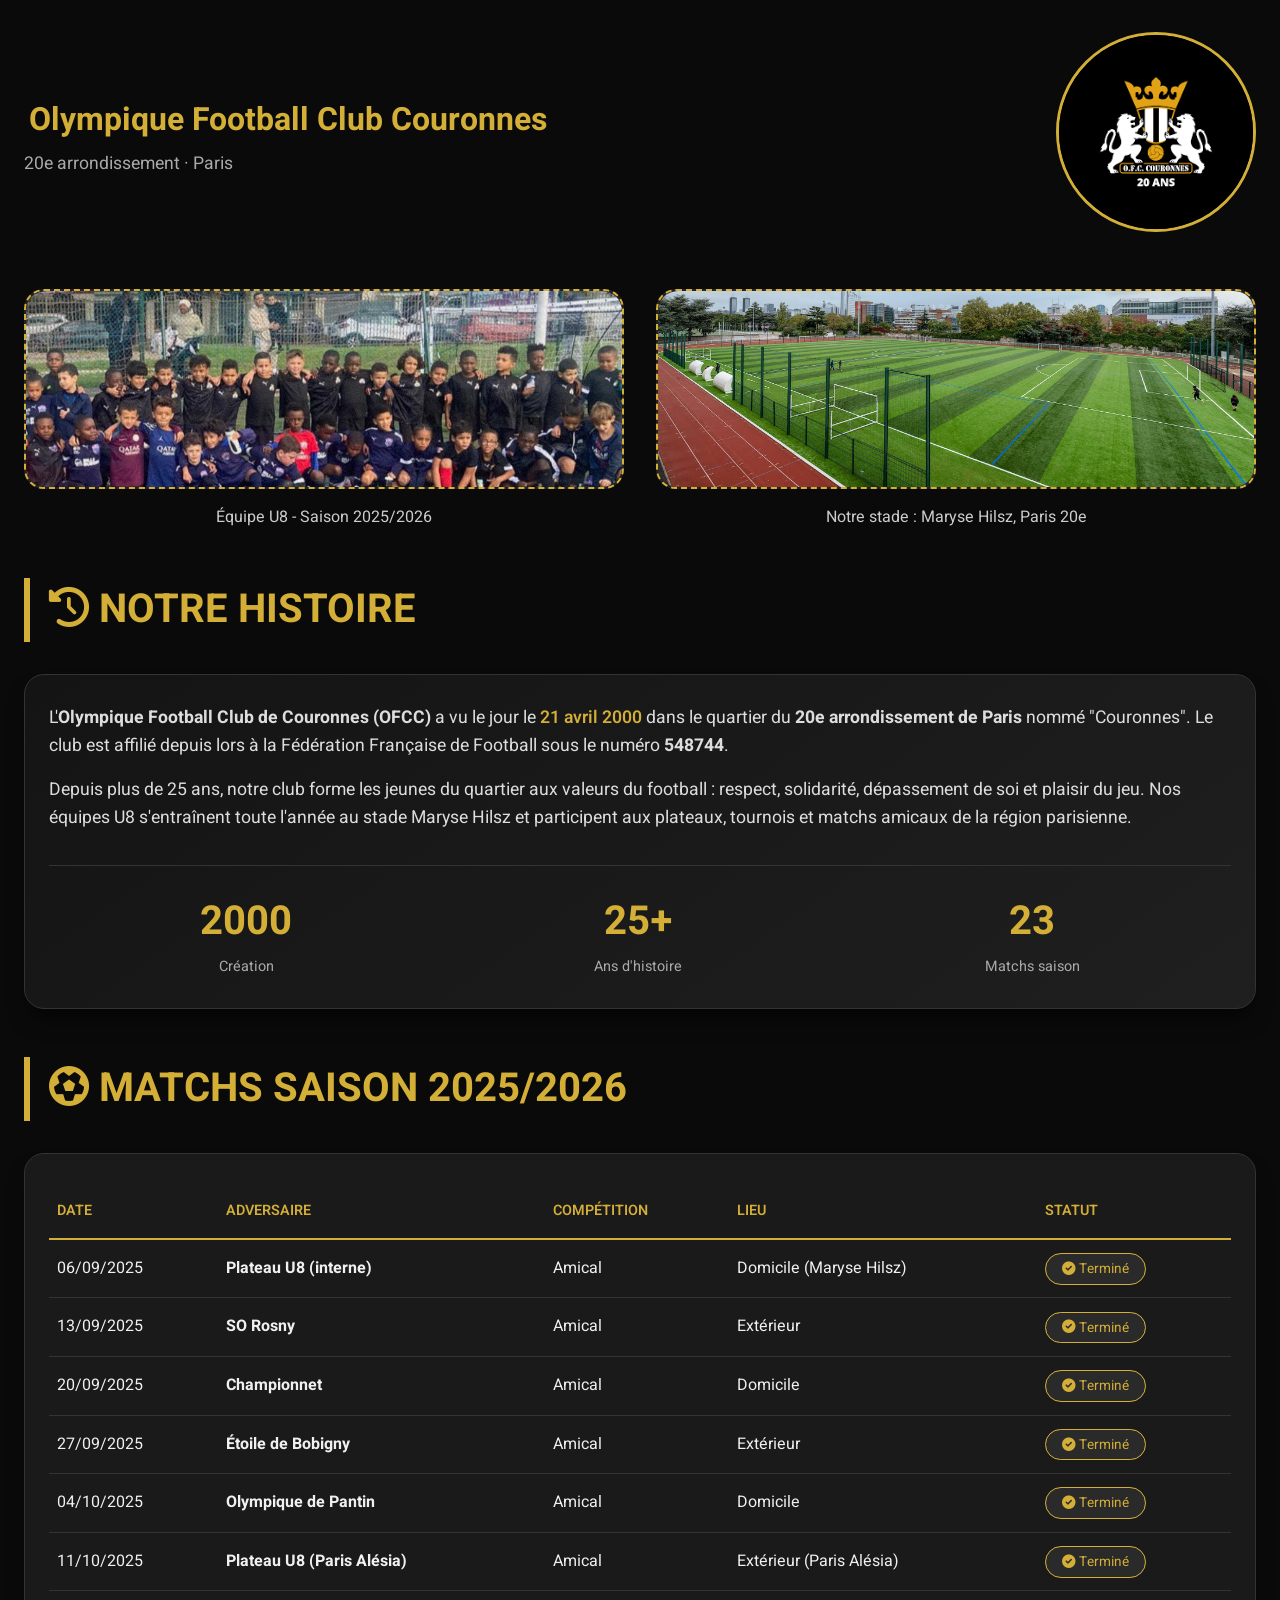
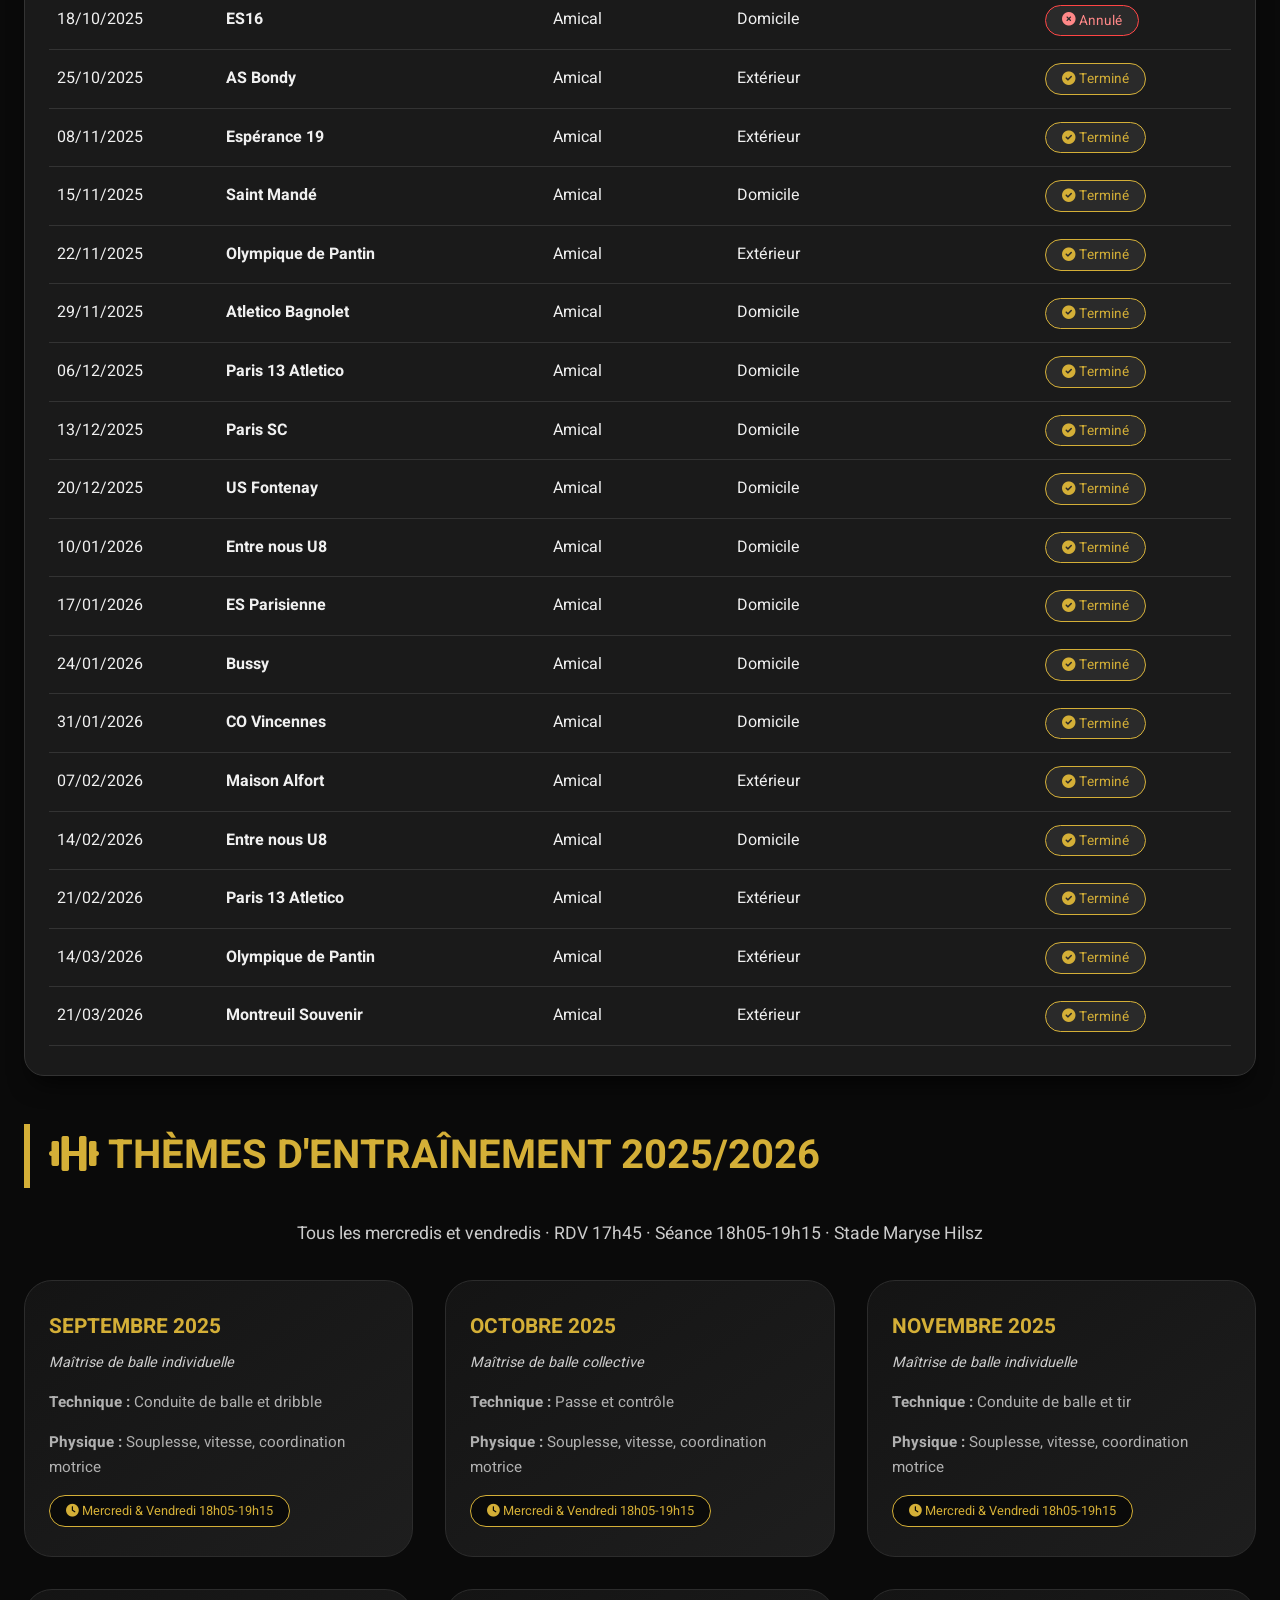
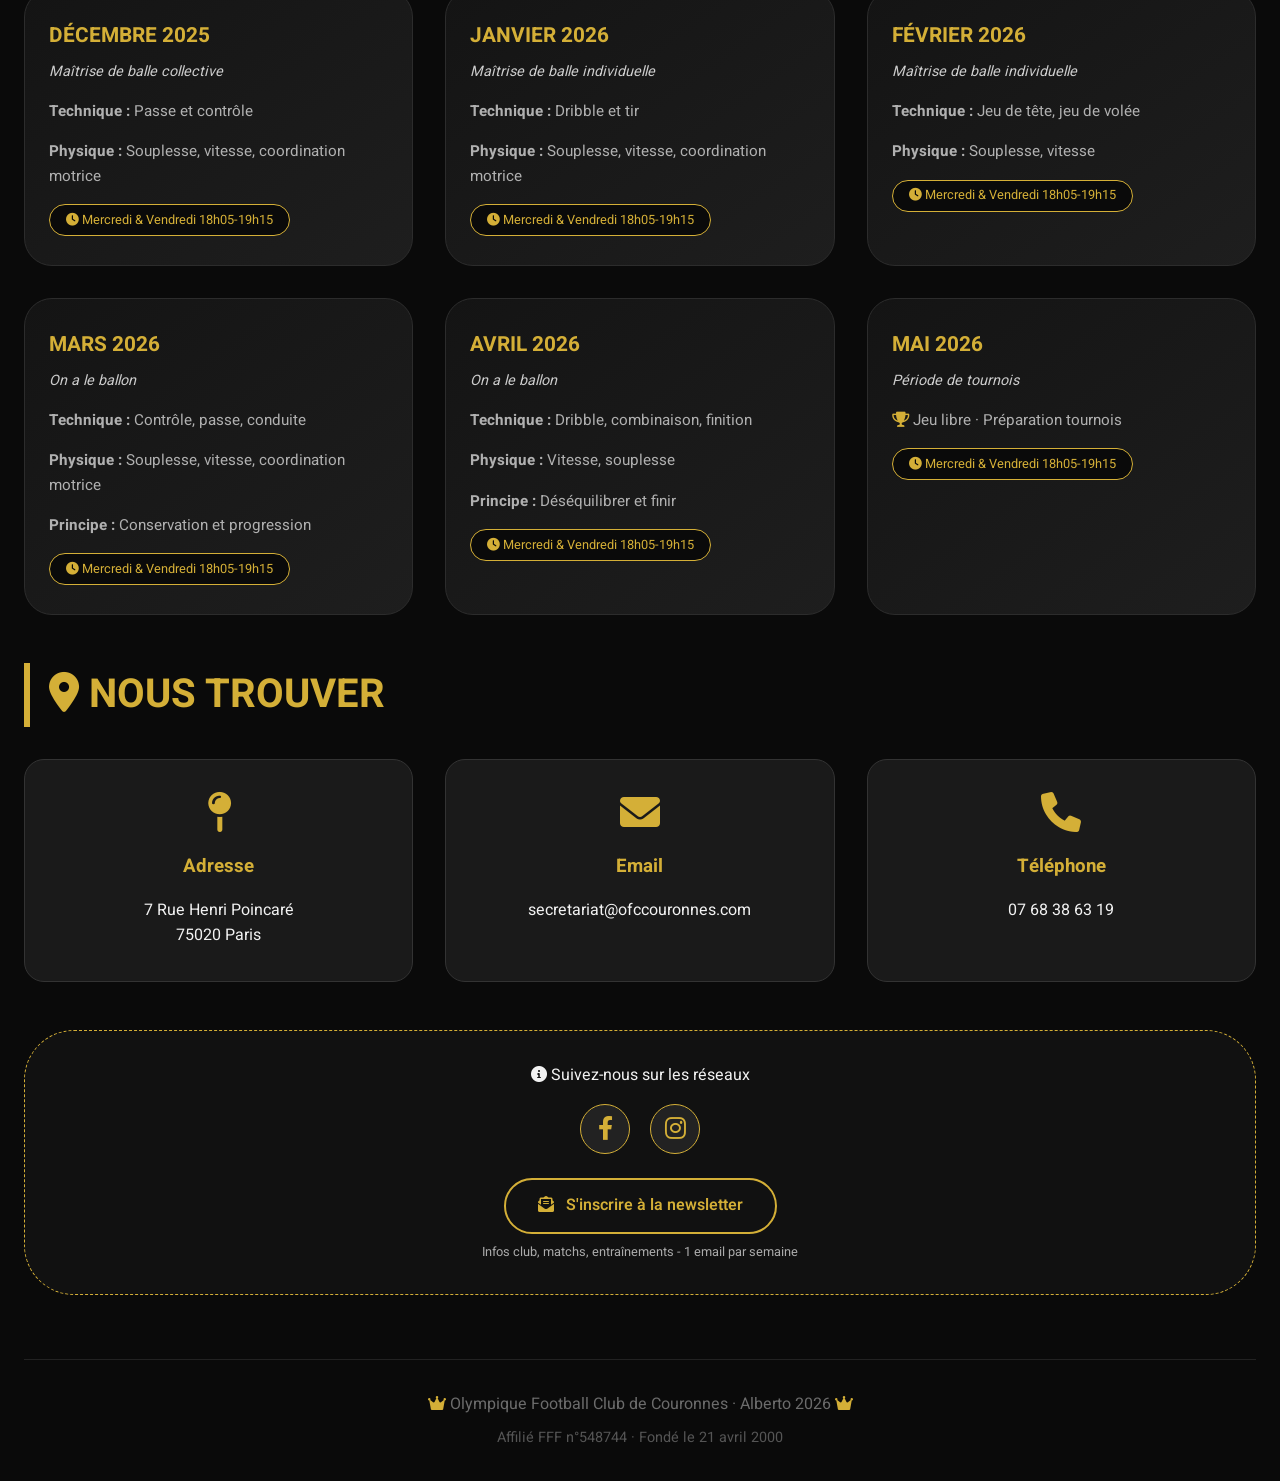
<file: index.html>
<!DOCTYPE html>
<html lang="fr">
<head>
    <meta charset="UTF-8">
    <meta name="viewport" content="width=device-width, initial-scale=1.0">
    <title>OFCC - U8</title>
    <!-- Google Fonts & Font Awesome -->
    <link rel="preconnect" href="https://fonts.googleapis.com">
    <link rel="preconnect" href="https://fonts.gstatic.com" crossorigin>
    <link href="https://fonts.googleapis.com/css2?family=Heebo:wght@300;400;500;600;700&display=swap" rel="stylesheet">
    <link rel="stylesheet" href="https://cdnjs.cloudflare.com/ajax/libs/font-awesome/6.0.0-beta3/css/all.min.css">

     <!-- Favicon -->
    <link rel="icon" type="image/png" href="img/OFCcFavicon.jpg">
    
    <link rel="icon" type="image/png" sizes="32x32" href="img/OFCcFavicon.jpg">
    <link rel="icon" type="image/png" sizes="16x16" href="img/OFCcFavicon.jpg">
    <link rel="apple-touch-icon" href="images/apple-touch-icon.png">

    <!-- CSS externe -->
    <link rel="stylesheet" href="css/style.css">
</head>
<body>
    <div class="container">
        <!-- ===== HEADER ===== -->
        <div class="hero">
            <div class="hero-text">
                <h2>
                    <span>Olympique Football Club Couronnes</span>
                </h2>
                <p class="hero-sous-titre">20e arrondissement · Paris</p>
            </div>
            <div class="hero-logo">
                <!-- Grand logo cliquable -->
                <a href="img/images.png" target="_blank" class="logo-link">
                    <div class="logo-placeholder">
                        <img src="img/images.png" alt="Logo OFCC" class="logo-img">
                    </div>
                </a>
            </div>
        </div>

        <!-- ===== PHOTO D'ÉQUIPE / STADE (CLIQUABLES) ===== -->
        <div class="media-placeholders">
            <div class="media-card">
                <a href="img/ofcc U8 202526.jpg" target="_blank" class="media-link">
                    <div class="placeholder-img team-placeholder">
                        <img src="img/ofcc U8 202526.jpg" alt="Photo équipe U8" class="media-img">
                    </div>
                </a>
                <p>Équipe U8 - Saison 2025/2026</p>
            </div>
            <div class="media-card">
                <a href="img/Stade.jpg" target="_blank" class="media-link">
                    <div class="placeholder-img stadium-placeholder">
                        <img src="img/Stade.jpg" alt="Stade Maryse Hilsz" class="media-img">
                    </div>
                </a>
                <p>Notre stade : Maryse Hilsz, Paris 20e</p>
            </div>
        </div>

        <!-- ===== INTRODUCTION & HISTOIRE ===== -->
        <section class="histoire-section">
            <h1><i class="fas fa-history"></i> NOTRE HISTOIRE</h1>
            <div class="card histoire-card">
                <p class="histoire-texte">L'<strong>Olympique Football Club de Couronnes (OFCC)</strong> a vu le jour le <span class="gold-text">21 avril 2000</span> dans le quartier du <strong>20e arrondissement de Paris</strong> nommé "Couronnes". Le club est affilié depuis lors à la Fédération Française de Football sous le numéro <strong>548744</strong>.</p>
                <p class="histoire-texte">Depuis plus de 25 ans, notre club forme les jeunes du quartier aux valeurs du football : respect, solidarité, dépassement de soi et plaisir du jeu. Nos équipes U8 s'entraînent toute l'année au stade Maryse Hilsz et participent aux plateaux, tournois et matchs amicaux de la région parisienne.</p>
                <div class="chiffres-cles">
                    <div class="chiffre-item">
                        <span class="chiffre">2000</span>
                        <span class="chiffre-label">Création</span>
                    </div>
                    <div class="chiffre-item">
                        <span class="chiffre">25+</span>
                        <span class="chiffre-label">Ans d'histoire</span>
                    </div>
                    <div class="chiffre-item">
                        <span class="chiffre">23</span>
                        <span class="chiffre-label">Matchs saison</span>
                    </div>
                </div>
            </div>
        </section>

        <!-- ===== MATCHES EFFECTUÉS (TOUS) ===== -->
        <section class="matchs-section">
            <h1><i class="fas fa-futbol"></i> MATCHS SAISON 2025/2026</h1>
            <div class="card">
                <table class="match-table">
                    <thead>
                        <tr>
                            <th>Date</th>
                            <th>Adversaire</th>
                            <th>Compétition</th>
                            <th>Lieu</th>
                            <th>Statut</th>
                        </tr>
                    </thead>
                    <tbody id="matchs-body">
                        <!-- Rempli via JavaScript -->
                    </tbody>
                </table>
            </div>
        </section>

        <!-- ===== THÈMES D'ENTRAÎNEMENT ===== -->
        <section class="themes-section">
            <h1><i class="fas fa-dumbbell"></i> THÈMES D'ENTRAÎNEMENT 2025/2026</h1>
            <p class="section-sous-titre">Tous les mercredis et vendredis · RDV 17h45 · Séance 18h05-19h15 · Stade Maryse Hilsz</p>
            
            <div class="themes-grid" id="themes-container">
                <!-- Rempli via JavaScript -->
            </div>
        </section>

        <!-- ===== CONTACT & COORDONNÉES ===== -->
        <section class="contact-section">
            <h1><i class="fas fa-map-marker-alt"></i> NOUS TROUVER</h1>
            <div class="contact-grid">
                <div class="contact-card">
                    <i class="fas fa-map-pin gold-icon"></i>
                    <h3>Adresse</h3>
                    <p>7 Rue Henri Poincaré<br>75020 Paris</p>
                </div>
                <div class="contact-card">
                    <i class="fas fa-envelope gold-icon"></i>
                    <h3>Email</h3>
                    <p>secretariat@ofccouronnes.com</p>
                </div>
                <div class="contact-card">
                    <i class="fas fa-phone gold-icon"></i>
                    <h3>Téléphone</h3>
                    <p>07 68 38 63 19</p>
                </div>
            </div>

            <div class="social-placeholder">
    <p><i class="fas fa-info-circle"></i> Suivez-nous sur les réseaux</p>
    
    <div class="social-icons">
        <a href="https://www.facebook.com/ofccouronnes" target="_blank" class="social-icon">
            <i class="fab fa-facebook-f"></i>
        </a>
        <a href="https://www.instagram.com/couronnesofc?igsh=MWx4dmF5a25seGt4NA==" target="_blank" class="social-icon">
            <i class="fab fa-instagram"></i>
        </a>
    </div>
    
    <!-- Bouton newsletter intégré -->
    <div class="newsletter-footer" style="margin-top: 1.5rem;">
        <a href="newsletter.html" class="btn-gold" style="display: inline-block; width: auto; padding: 0.8rem 2rem;">
            <i class="fas fa-envelope-open-text"></i> S'inscrire à la newsletter
        </a>
        <p style="color: #aaa; font-size: 0.8rem; margin-top: 0.5rem;">
            Infos club, matchs, entraînements - 1 email par semaine
        </p>
    </div>
</div>
        </section>

        <!-- ===== FOOTER ===== -->
        <div class="footer">
            <p><i class="fas fa-crown gold-text"></i> Olympique Football Club de Couronnes · Alberto 2026 <i class="fas fa-crown gold-text"></i></p>
            <p class="footer-affiliation">Affilié FFF n°548744 · Fondé le 21 avril 2000</p>
        </div>
    </div>

    <!-- JavaScript externe -->
    <script src="js/main.js"></script>
</body>
</html>
</file>
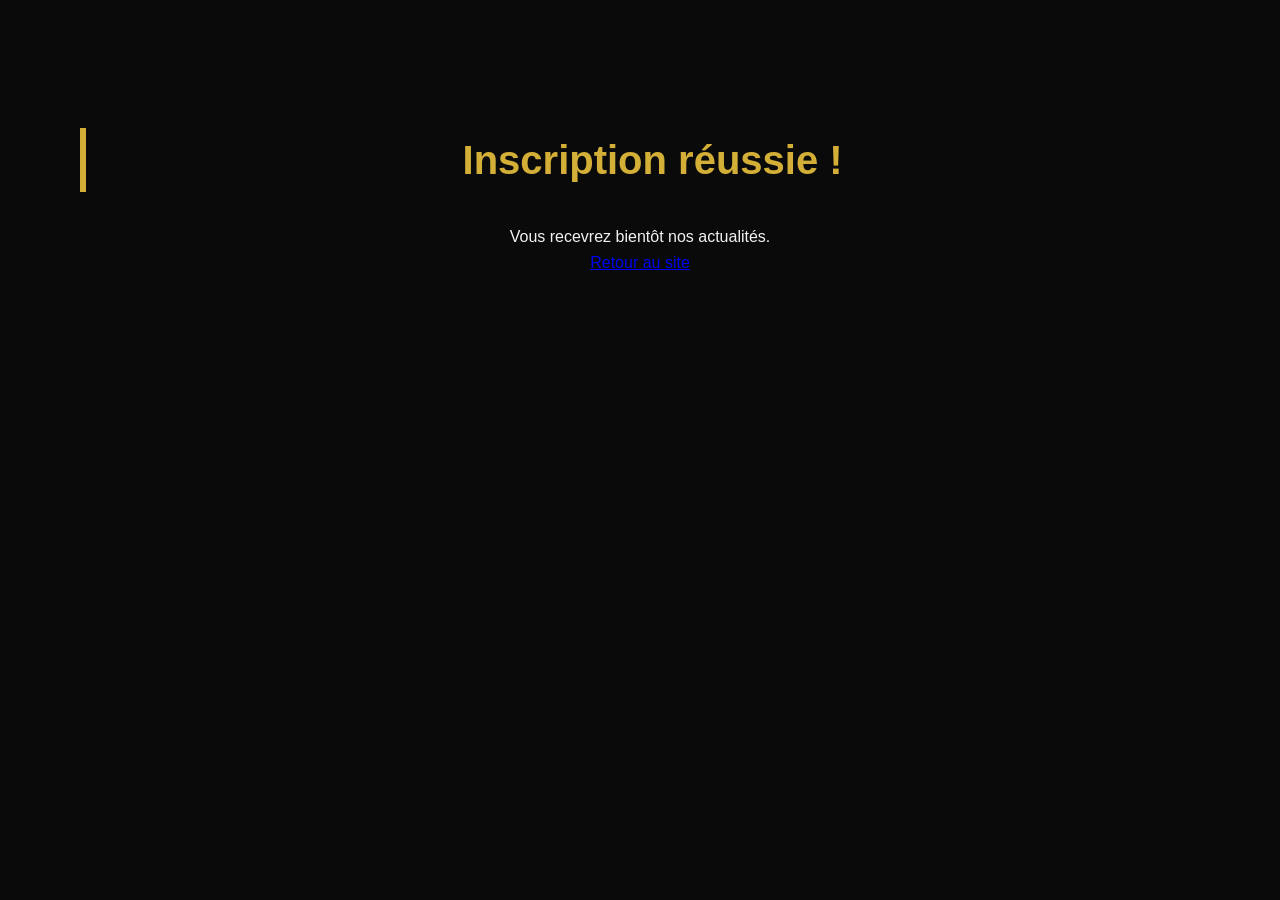
<file: newsletter-success.html>
<!DOCTYPE html>
<html lang="fr">
<head>
    <meta charset="UTF-8">
    <title>Inscription réussie - OFCC</title>
    <link rel="stylesheet" href="css/style.css">

    <!-- Favicon -->
    <link rel="icon" type="image/png" href="img/OFCcFavicon.jpg">
    
    <link rel="icon" type="image/png" sizes="32x32" href="img/OFCcFavicon.jpg">
    <link rel="icon" type="image/png" sizes="16x16" href="img/OFCcFavicon.jpg">
    <link rel="apple-touch-icon" href="images/apple-touch-icon.png">

</head>
<body>
    <div class="container" style="text-align: center; padding: 5rem;">
        <i class="fas fa-check-circle" style="font-size: 5rem; color: var(--gold);"></i>
        <h1 style="color: var(--gold);">Inscription réussie !</h1>
        <p>Vous recevrez bientôt nos actualités.</p>
        <a href="index.html" class="btn-gold">Retour au site</a>
    </div>
</body>
</html>
</file>
<file: css/style.css>
/* style.css - Ajouts pour les images cliquables */

/* Mini logo dans le titre */
.mini-logo-link {
    display: inline-block;
    vertical-align: middle;
    margin-right: 8px;
}

.mini-logo {
    width: 30px;
    height: 30px;
    border-radius: 50%;
    object-fit: cover;
    border: 2px solid var(--gold);
    transition: transform 0.2s;
}

.mini-logo:hover {
    transform: scale(1.1);
}

/* Grand logo cliquable */
.logo-link {
    text-decoration: none;
    display: block;
}

.logo-img {
    width: 100%;
    height: auto;
    max-width: 200px;
    border-radius: 50%;
    border: 3px solid var(--gold);
    transition: all 0.3s;
}

.logo-img:hover {
    transform: scale(1.05);
    box-shadow: 0 0 20px var(--gold);
}

/* Images médias cliquables */
.media-link {
    text-decoration: none;
    display: block;
}

.media-img {
    width: 100%;
    height: 100%;
    object-fit: cover;
    border-radius: 20px;
    transition: all 0.3s;
}

.media-img:hover {
    transform: scale(1.02);
    box-shadow: 0 0 15px var(--gold);
}

/* Ajustement des placeholders pour les images */
.placeholder-img {
    background: #222;
    border: 2px dashed var(--gold);
    border-radius: 20px;
    height: 200px;
    overflow: hidden;
    position: relative;
}

.placeholder-img img {
    width: 100%;
    height: 100%;
    object-fit: cover;
}

/* Message si l'image n'existe pas encore */
.placeholder-img img[src=""] {
    display: none;
}

.placeholder-img:not(:has(img[src])) {
    display: flex;
    flex-direction: column;
    align-items: center;
    justify-content: center;
    color: var(--white-muted);
    font-size: 1.2rem;
}

.placeholder-img:not(:has(img[src])) i {
    font-size: 3rem;
    color: var(--gold);
    margin-bottom: 0.5rem;
}

.placeholder-img:not(:has(img[src])) small {
    font-size: 0.8rem;
    color: #777;
    margin-top: 0.3rem;
}

/* ===== RESTE DU CSS IDENTIQUE ===== */
* {
    margin: 0;
    padding: 0;
    box-sizing: border-box;
}

body {
    font-family: 'Heebo', sans-serif;
    background-color: #0a0a0a;
    color: #f2f2f2;
    line-height: 1.6;
}

.container {
    max-width: 1300px;
    margin: 0 auto;
    padding: 2rem 1.5rem;
}

:root {
    --black: #0a0a0a;
    --black-light: #1a1a1a;
    --gold: #d4af37;
    --gold-hover: #b8960f;
    --white: #f0f0f0;
    --white-muted: #cccccc;
    --border-gold: rgba(212, 175, 55, 0.3);
}

h1 {
    color: var(--gold);
    font-size: 2.5rem;
    border-left: 6px solid var(--gold);
    padding-left: 1.2rem;
    margin-bottom: 2rem;
    margin-top: 3rem;
}

.card {
    background: var(--black-light);
    border: 1px solid #333;
    border-radius: 20px;
    padding: 1.8rem 1.5rem;
    box-shadow: 0 15px 25px -10px rgba(0,0,0,0.8);
    transition: all 0.2s ease;
}

.card:hover {
    border-color: var(--gold);
}

.gold-text {
    color: var(--gold);
    font-weight: 600;
}

.hero {
    display: flex;
    flex-wrap: wrap;
    justify-content: space-between;
    align-items: center;
    margin-bottom: 2rem;
}

.hero-text h2 {
    font-size: 2rem;
    font-weight: 300;
    color: var(--white-muted);
    display: flex;
    align-items: center;
    flex-wrap: wrap;
}

.hero-text h2 span {
    color: var(--gold);
    font-weight: 700;
    margin-left: 5px;
}

.hero-sous-titre {
    color: #aaa;
    margin-top: 0.3rem;
    font-size: 1.1rem;
}

.hero-logo {
    max-width: 200px;
}

.media-placeholders {
    display: grid;
    grid-template-columns: 1fr 1fr;
    gap: 2rem;
    margin: 3rem 0;
}

.media-card {
    text-align: center;
}

.media-card p {
    margin-top: 1rem;
    color: var(--white-muted);
}

.histoire-card {
    background: linear-gradient(145deg, #141414, #1f1f1f);
}

.histoire-texte {
    font-size: 1.1rem;
    margin-bottom: 1rem;
    color: #ddd;
}

.chiffres-cles {
    display: flex;
    justify-content: space-around;
    margin-top: 2rem;
    padding-top: 1.5rem;
    border-top: 1px solid #333;
}

.chiffre-item {
    text-align: center;
}

.chiffre {
    display: block;
    font-size: 2.5rem;
    font-weight: 700;
    color: var(--gold);
}

.chiffre-label {
    color: #aaa;
    font-size: 0.9rem;
}

.match-table {
    width: 100%;
    border-collapse: collapse;
}

.match-table th {
    text-align: left;
    padding: 1rem 0.5rem;
    border-bottom: 2px solid var(--gold);
    color: var(--gold);
    font-weight: 600;
    text-transform: uppercase;
    font-size: 0.9rem;
}

.match-table td {
    padding: 1rem 0.5rem;
    border-bottom: 1px solid #333;
    color: var(--white);
}

.status {
    font-size: 0.85rem;
    padding: 0.3rem 1rem;
    border-radius: 30px;
    background: #2a2a2a;
    border: 1px solid #444;
}

.status.termine {
    border-color: var(--gold);
    color: var(--gold);
}

.status.a-venir {
    border-color: #5f5f5f;
    color: #ccc;
}

.status.annule {
    border-color: #ff4444;
    color: #ff8888;
}

.section-sous-titre {
    color: var(--white-muted);
    margin-bottom: 2rem;
    font-size: 1.1rem;
    text-align: center;
}

.themes-grid {
    display: grid;
    grid-template-columns: repeat(auto-fill, minmax(300px, 1fr));
    gap: 2rem;
}

.theme-item {
    background: linear-gradient(145deg, #141414, #1e1e1e);
    border-radius: 28px;
    padding: 1.8rem 1.5rem;
    border: 1px solid #2c2c2c;
    transition: 0.2s;
}

.theme-item:hover {
    border-color: var(--gold);
    transform: translateY(-5px);
}

.theme-month {
    color: var(--gold);
    font-size: 1.3rem;
    font-weight: 700;
    margin-bottom: 0.5rem;
    text-transform: uppercase;
}

.theme-subtitle {
    color: var(--white-muted);
    font-size: 0.9rem;
    margin-bottom: 1rem;
    font-style: italic;
}

.theme-desc {
    color: #b0b0b0;
    font-size: 0.95rem;
    margin-bottom: 1rem;
}

.theme-category {
    background: var(--black);
    padding: 0.3rem 1rem;
    border-radius: 30px;
    font-size: 0.8rem;
    border: 1px solid var(--gold);
    color: var(--gold);
    display: inline-block;
}

.contact-grid {
    display: grid;
    grid-template-columns: repeat(3, 1fr);
    gap: 2rem;
    margin-bottom: 3rem;
}

.contact-card {
    background: var(--black-light);
    padding: 2rem;
    border-radius: 20px;
    text-align: center;
    border: 1px solid #333;
}

.contact-card h3 {
    color: var(--gold);
    margin: 1rem 0;
}

.gold-icon {
    font-size: 2.5rem;
    color: var(--gold);
}

.social-placeholder {
    text-align: center;
    background: #111;
    padding: 2rem;
    border-radius: 50px;
    border: 1px dashed var(--gold);
}

.social-icons {
    margin-top: 1rem;
}

.social-icon {
    display: inline-block;
    background: #222;
    color: var(--gold);
    width: 50px;
    height: 50px;
    line-height: 50px;
    border-radius: 50%;
    margin: 0 0.5rem;
    font-size: 1.5rem;
    border: 1px solid var(--gold);
}

.footer {
    text-align: center;
    color: #6b6b6b;
    margin-top: 4rem;
    padding-top: 2rem;
    border-top: 1px solid #222;
}

.footer-affiliation {
    font-size: 0.9rem;
    color: #555;
    margin-top: 0.5rem;
}

@media (max-width: 900px) {
    .contact-grid {
        grid-template-columns: 1fr;
    }
    
    .media-placeholders {
        grid-template-columns: 1fr;
    }
    
    h1 {
        font-size: 2rem;
    }
    
    .hero {
        flex-direction: column;
        align-items: start;
        gap: 1rem;
    }
}
.newsletter-container {
            max-width: 600px;
            margin: 4rem auto;
            padding: 2rem;
        }
        
        .newsletter-form {
            background: var(--black-light);
            border: 2px solid #333;
            border-radius: 30px;
            padding: 2.5rem;
            box-shadow: 0 20px 30px -10px rgba(0,0,0,0.8);
        }
        
        .form-group {
            margin-bottom: 1.5rem;
        }
        
        .form-group label {
            display: block;
            color: var(--gold);
            margin-bottom: 0.5rem;
            font-weight: 600;
        }
        
        .form-group input,
        .form-group select {
            width: 100%;
            padding: 1rem;
            background: #222;
            border: 2px solid #333;
            border-radius: 15px;
            color: white;
            font-size: 1rem;
            transition: all 0.3s;
        }
        
        .form-group input:focus,
        .form-group select:focus {
            outline: none;
            border-color: var(--gold);
            box-shadow: 0 0 10px rgba(212, 175, 55, 0.3);
        }
        
        .checkbox-group {
            display: flex;
            align-items: center;
            gap: 1rem;
        }
        
        .checkbox-group input {
            width: auto;
        }
        
        .horaire-info {
            background: #1a1a1a;
            padding: 1rem;
            border-radius: 15px;
            margin: 1.5rem 0;
            border-left: 4px solid var(--gold);
        }
        
        .horaire-info i {
            color: var(--gold);
            margin-right: 8px;
        }
        
        .horaire-info strong {
            color: var(--gold);
        }
        
        .security-badge {
            display: flex;
            gap: 1rem;
            margin: 1.5rem 0;
            padding: 1rem;
            background: #111;
            border-radius: 15px;
        }
        
        .btn-submit {
            width: 100%;
            padding: 1.2rem;
            background: var(--gold);
            border: none;
            border-radius: 50px;
            color: var(--black);
            font-size: 1.2rem;
            font-weight: 700;
            cursor: pointer;
            transition: all 0.3s;
        }
        
        .btn-submit:hover {
            background: #b8960f;
            transform: scale(1.02);
        }
        
        .btn-submit:disabled {
            background: #666;
            cursor: not-allowed;
        }
        
        .error-message {
            color: #ff4444;
            font-size: 0.9rem;
            margin-top: 0.3rem;
            display: none;
        }
        
        .success-message {
            color: #00c851;
            font-size: 1rem;
            padding: 1rem;
            background: #1a2a1a;
            border-radius: 15px;
            display: none;
        }
        
        .antispam {
            display: none;
        }
        .newsletter-footer {
    text-align: center;
}

.newsletter-footer .btn-gold {
    background: transparent;
    border: 2px solid var(--gold);
    color: var(--gold);
    padding: 0.8rem 2rem;
    border-radius: 50px;
    font-weight: 600;
    transition: all 0.3s;
    text-decoration: none;
    display: inline-block;
}

.newsletter-footer .btn-gold:hover {
    background: var(--gold);
    color: var(--black);
    transform: scale(1.05);
}

.newsletter-footer .btn-gold i {
    margin-right: 8px;
}
</file>
